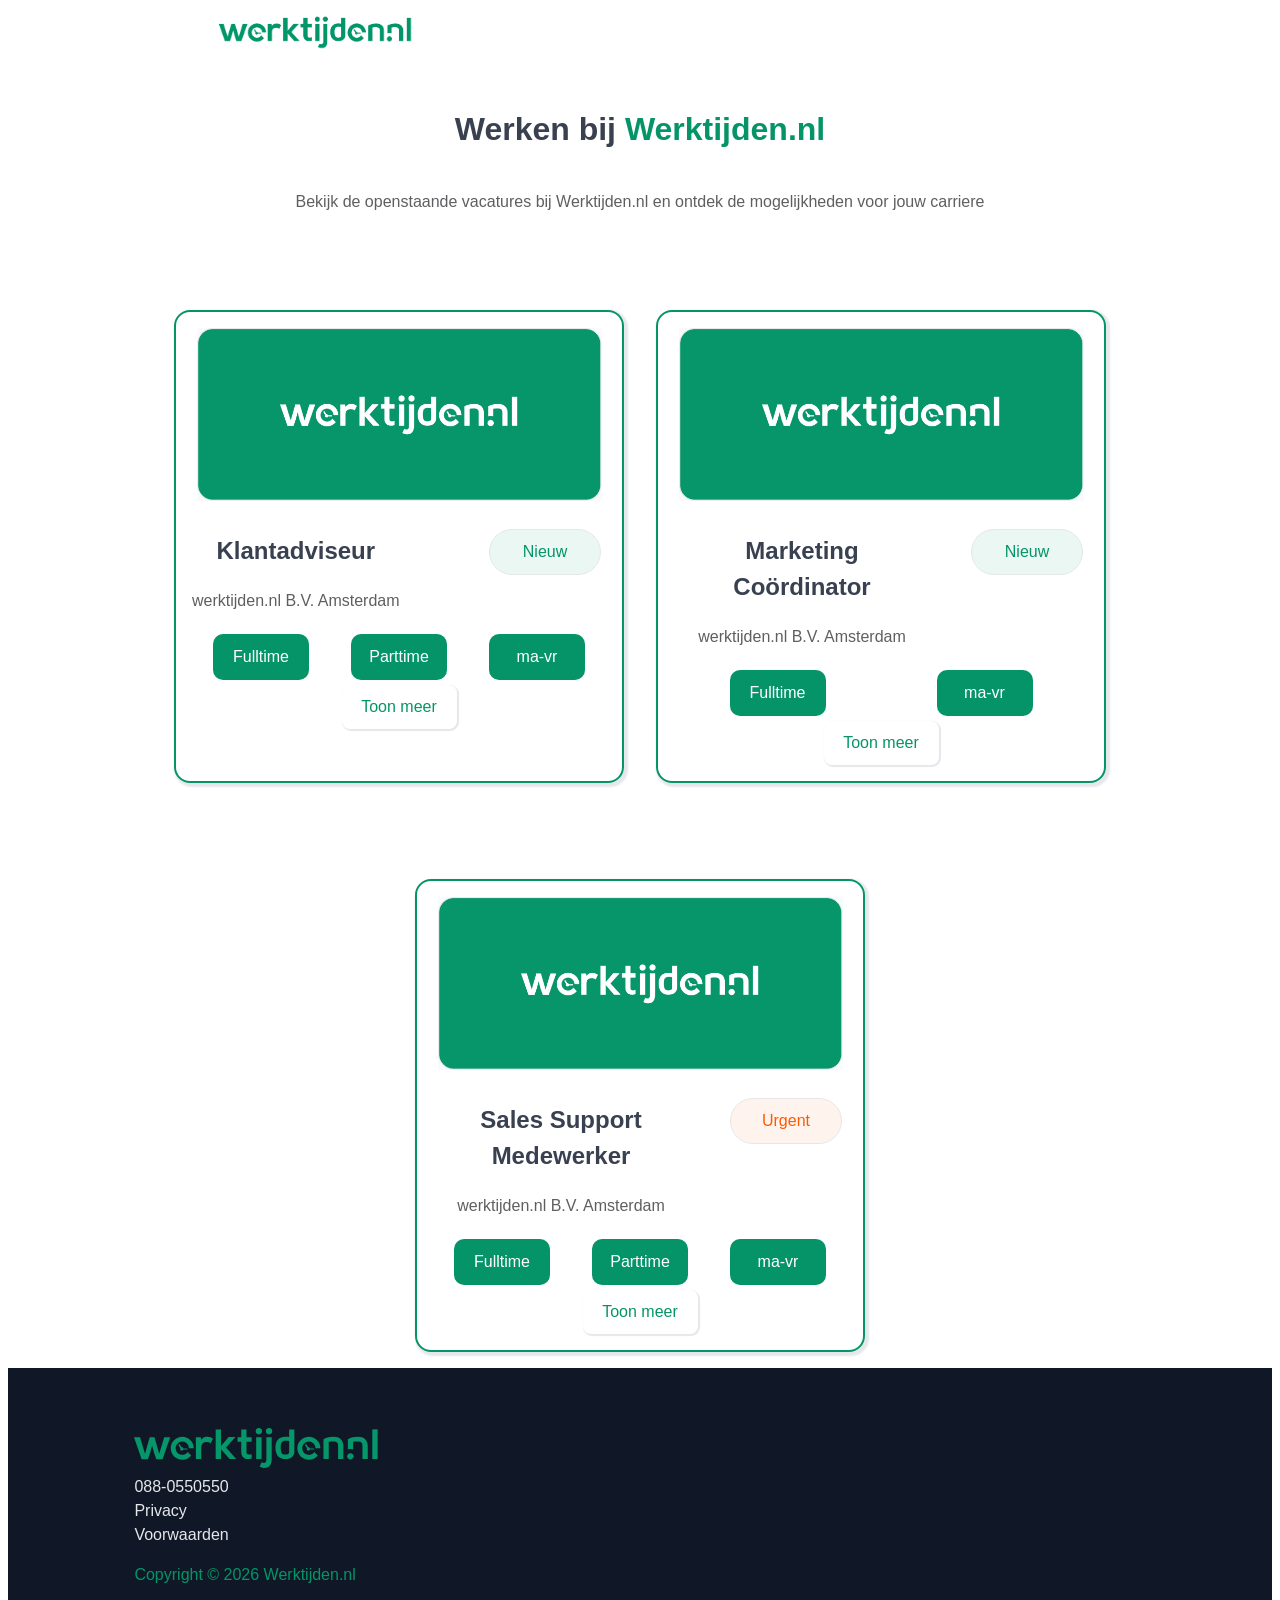
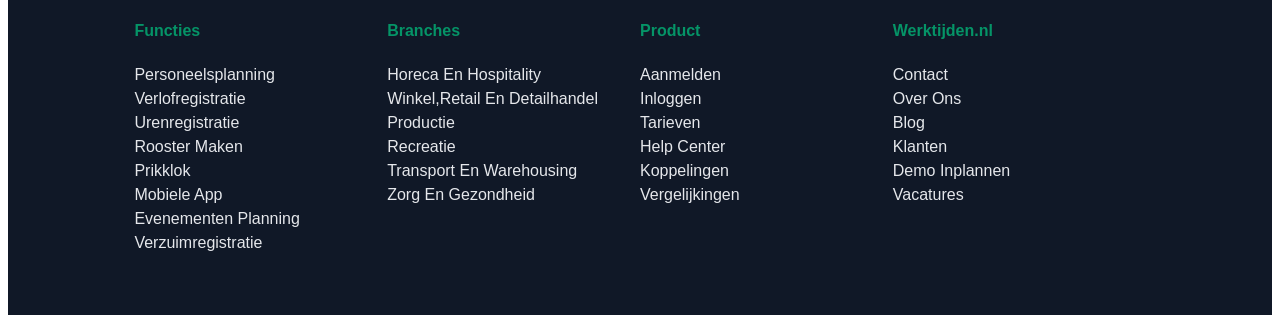
<file: index.html>
<!DOCTYPE html>
<html lang="en">
<head>
    <meta charset="UTF-8">
    <meta name="viewport" content="width=device-width, initial-scale=1.0">
    <title>Vacature</title>
    <link rel="stylesheet" href="styleguide-werktijden.css">
    <link rel="stylesheet" href="werktijden.css">
    <script src="main.js" defer></script>
</head>
<body>
    <header class="header-page">
        <img src="img/Scherm­afbeelding 2026-01-19 om 09.24.06.png" width="200px" alt="logo">

    </header>
    <div class="header-vacture-page">
        <h1>Werken bij
            <span class="werktijden-green">Werktijden.nl</span>
        </h1>
        
    </div>
     <p class="p-text">
        Bekijk de openstaande vacatures bij Werktijden.nl en ontdek de mogelijkheden voor jouw carriere
    </p>

    <!-- card Klantadviseur -->
     <section class="card-container">
        <article class="card-jobs">
            <img class="img-logo" src="img/Scherm­afbeelding 2026-01-10 om 09.10.29.png" alt="logo">
            <section class="job-info">
                <div class="job-title">
                    <h2>Klantadviseur</h2>
                    <p>werktijden.nl B.V. Amsterdam</p>
                </div>
                <p class="border-new">
                    <span class="title-new">Nieuw</span>
                </p>
            </section>

            <ul class="employment-primary-info">
                <li>
                    <span class="primary-info">Fulltime</span>
                    <span class="primary-info">Parttime</span>
                    <span class="primary-info">ma-vr</span>
                </li>
            </ul>

            <details>
                <summary class="click-for-more"></summary>

                <p class="info-vacancy">Ben jij op zoek naar een functie waarin jouw communicatieve vaardigheden echt tot zijn recht komen? Heb je ervaring in klantcontact binnen een B2B-omgeving of ben je bereid om jezelf snel in deze rol te ontwikkelen? Dan is de rol van Junior Klantadviseur bij Werktijden.nl precies wat je zoekt.</p>
                
                <ul class="employment-secondary-info">
                    <li>
                        <span class="secondary-info">€2.500 - €4000 per maand</span>
                        <span class="secondary-info"> 32-40 uur</span>
                    </li>
                </ul>

                <a class="view-vacancy" href="detail-pagina.html">Vacature bekijken</a> 
            </details>
        
        </article>

        <!-- card Marketing Coördinator -->

        <article class="card-jobs">
            <img class="img-logo" src="img/Scherm­afbeelding 2026-01-10 om 09.10.29.png" alt="logo">
            <section class="job-info">
                <div class="job-title">
                    <h2>Marketing Coördinator</h2>
                    <p>werktijden.nl B.V. Amsterdam</p>
                </div>
                <p class="border-new">
                    <span class="title-new">Nieuw</span>
                </p>
            </section>

            <ul class="employment-primary-info">
                <li>
                    <span class="primary-info">Fulltime</span>
                    <span class="primary-info">ma-vr</span>
                </li>
            </ul>

            <details>
                <summary class="click-for-more"></summary>

                <p class="info-vacancy">Heb jij een passie voor marketing en wil je graag in een bruisende omgeving aan de slag? We zoeken een enthousiaste, creatieve en gedreven Junior Marketing Coördinator die klaar is om samen met ons team het verschil te maken. Als je net je diploma hebt behaald of al wat ervaring hebt opgedaan in een marketingfunctie, maar vooral veel wil leren en doorgroeien, dan ben jij misschien wel de perfecte match.</p>
                
                <ul class="employment-secondary-info">
                    <li>
                        <span class="secondary-info">€2.500 - €4000 per maand</span>
                        <span class="secondary-info">40 uur</span>
                    </li>
                </ul>

                <a class="view-vacancy" href="#">Vacature bekijken</a> 
            </details>
            
        </article>

    <!-- card Sales Support Medewerker -->

        <article class="card-jobs">
            <img class="img-logo" src="img/Scherm­afbeelding 2026-01-10 om 09.10.29.png" alt="logo">
            <section class="job-info">
                <div class="job-title">
                    <h2>Sales Support Medewerker</h2>
                    <p>werktijden.nl B.V. Amsterdam</p>
                </div>
                <p class="border-urgent">
                    <span class="title-urgent">Urgent</span>
                </p>
            </section>

            <ul class="employment-primary-info">
                <li>
                    <span class="primary-info">Fulltime</span>
                    <span class="primary-info">Parttime</span>
                    <span class="primary-info">ma-vr</span>
                </li>
            </ul>

            <details>
                <summary class="click-for-more"></summary>

                <p class="info-vacancy">Ben jij communicatief sterk? En heb je al ervaring in een soortgelijke functie of een functie waarin business-to-business klantcontact een belangrijke rol speelde? Lees dan snel verder!</p>
                
                <ul class="employment-secondary-info">
                    <li>
                        <span class="secondary-info">€2.500 - €4000 per maand</span>
                        <span class="secondary-info"> 32-40 uur</span>
                    </li>
                </ul>

                <a class="view-vacancy" href="#">Vacature bekijken</a> 
            </details>
            
        </article>

     </section>

     <!-- footer -->

    <footer>
   <h2 class="visually-hidden">footer links</h2>

      <svg
        width="244"
        height="40"
        viewBox="0 0 244 40"
        fill="none"
        xmlns="http://www.w3.org/2000/svg"
      >
        <path
          d="M238.285 31.1113H243.626V1.39648H238.285V31.1113Z"
          fill="#059669"
        />
        <path
          d="M231.155 11.1435C229.422 9.54071 227.022 8.74023 223.949 8.74023C220.443 8.74023 217.074 9.546 213.84 11.1542V21.5021C214.635 21.2208 215.498 21.0623 216.41 21.0623C217.389 21.0623 218.308 21.2409 219.144 21.5569V13.8045C220.579 13.546 221.944 13.4167 223.238 13.4167C224.385 13.4167 225.326 13.5247 226.058 13.74C226.794 13.9554 227.32 14.2787 227.646 14.7096C227.966 15.1406 228.182 15.5535 228.29 15.9495C228.397 16.3439 228.45 16.8365 228.45 17.4255V31.1116H233.752V17.8778C233.752 14.9891 232.887 12.7443 231.155 11.1435Z"
          fill="#059669"
        />
        <path
          d="M20.4535 9.28711L25.2247 25.6756L30.2156 9.28711H36.18L28.5815 31.1991H22.309L20.0557 24.7479L18.1123 17.459L16.1686 24.7479L13.9164 31.1991H7.64222L0 9.28711H6.00864L10.9995 25.6756L15.7265 9.28711H20.4535Z"
          fill="#059669"
        />
        <path
          d="M66.8583 9.3336L67.2564 11.8509C68.9361 9.15775 71.1875 8.75977 73.397 8.75977C75.6503 8.75977 77.814 9.64314 79.0075 10.8355L76.5784 15.5184C75.4725 14.5903 74.4564 14.1052 72.6909 14.1052C69.8632 14.1052 67.2564 15.6066 67.2564 19.6259V31.1128H61.8672V9.3336H66.8583Z"
          fill="#059669"
        />
        <path
          d="M122.182 9.24596V31.1132H127.572V9.24596H122.182ZM128.058 3.19326C128.058 7.39067 121.695 7.39067 121.695 3.19326C121.695 -1.00192 128.058 -1.00192 128.058 3.19326Z"
          fill="#059669"
        />
        <path
          d="M131.897 3.14772C131.897 7.34578 138.259 7.34578 138.259 3.14772C138.259 -1.04924 131.897 -1.04924 131.897 3.14772ZM137.728 9.24449V31.1203C137.728 36.5105 135.386 40 130.483 40C128.892 40 127.214 39.5597 125.668 38.5424L127.612 34.3447C128.54 34.7887 129.424 35.0073 130.217 34.965C131.985 34.877 132.383 33.5071 132.383 31.1203V9.24449H137.728Z"
          fill="#059669"
        />
        <path
          d="M189.457 31.1116V11.1542C192.691 9.546 196.06 8.74023 199.565 8.74023C202.639 8.74023 205.038 9.54071 206.771 11.1435C208.504 12.7443 209.37 14.9891 209.37 17.8778V31.1116H204.067V17.4255C204.067 16.8365 204.014 16.3439 203.907 15.9495C203.799 15.5535 203.583 15.1406 203.261 14.7096C202.937 14.2787 202.411 13.9554 201.673 13.74C200.943 13.5247 200.002 13.4167 198.854 13.4167C197.561 13.4167 196.196 13.546 194.759 13.8045V31.1116H189.457Z"
          fill="#059669"
        />
        <path
          d="M81.6719 31.1112H87.0611V21.2672L95.5871 31.1112H102.08V30.7139L91.964 19.5888L101.07 9.43033V9.12243H94.6191L87.0611 18.0879V1.39648H81.6719V31.1112Z"
          fill="#059669"
        />
        <path
          d="M155.137 24.2594C155.137 25.825 153.814 26.6077 151.173 26.6077C149.51 26.6077 148.346 26.0388 147.68 24.9007C147.011 23.7606 146.678 21.9104 146.678 19.3462C146.678 16.8973 147.106 15.1862 147.958 14.2097C148.81 13.235 150.053 12.7472 151.685 12.7472C152.962 12.7611 154.115 12.8818 155.137 13.109V24.2594ZM155.137 9.00059C153.884 8.77405 152.679 8.658 151.515 8.658C148.262 8.658 145.771 9.60118 144.037 11.4856C142.304 13.3693 141.438 16.0825 141.438 19.6241C141.438 21.5732 141.685 23.2905 142.183 24.7757C142.682 26.2621 143.286 27.3887 143.994 28.1598C144.704 28.9268 145.542 29.552 146.499 30.0356C147.456 30.52 148.294 30.8176 149.013 30.9298C149.728 31.0449 150.447 31.1012 151.173 31.1012C154.285 31.1012 156.596 30.3818 158.109 28.9357C159.619 27.4939 160.377 25.7717 160.377 23.767V1.39648H155.137V9.00059Z"
          fill="#059669"
        />
        <path
          d="M107.25 9.13909H103.586V13.6342H107.25V23.9002C107.25 26.1445 107.868 27.9058 109.104 29.1849C110.339 30.4617 112.037 31.1011 114.196 31.1011C114.224 31.1011 114.259 31.1011 114.303 31.1011C115.509 31.1011 116.625 30.8892 117.646 30.4617V26.1368C116.923 26.4495 116.091 26.6057 115.154 26.6057C114.161 26.6057 113.468 26.4423 113.077 26.1166C112.687 25.7892 112.49 25.1572 112.49 24.2196V13.6342H117.646V9.13909H112.49V1.39648H107.25V9.13909Z"
          fill="#059669"
        />
        <path
          d="M219.59 28.3261C219.59 32.523 213.227 32.523 213.227 28.3261C213.227 24.1309 219.59 24.1309 219.59 28.3261Z"
          fill="#059669"
        />
        <path
          d="M179.595 20.4691H175.986C175.762 19.8236 175.152 19.3619 174.43 19.3619C174.375 19.3619 174.321 19.3654 174.267 19.3698L172.605 16.6256C172.381 16.2601 171.907 16.142 171.541 16.3644C171.175 16.5853 171.058 17.0618 171.281 17.4273L172.977 20.233C172.852 20.4636 172.781 20.7288 172.781 21.0091C172.781 21.9198 173.522 22.6571 174.43 22.6571C175.122 22.6571 175.715 22.23 175.958 21.6244H179.595C179.913 21.6244 180.172 21.3654 180.172 21.046C180.172 20.7269 179.913 20.4691 179.595 20.4691Z"
          fill="#059669"
        />
        <path
          d="M186.412 20.2467C186.412 20.2311 186.415 20.2157 186.415 20.2015C186.415 13.8435 181.243 8.67188 174.883 8.67188C168.527 8.67188 163.355 13.8435 163.355 20.2015C163.355 26.5572 168.527 31.7287 174.883 31.7287C178.518 31.7287 181.755 30.0381 183.871 27.4043L180.347 23.88C179.161 25.6338 177.154 26.7901 174.883 26.7901C171.252 26.7901 168.296 23.8327 168.296 20.2015C168.296 16.5679 171.252 13.612 174.883 13.612C178.518 13.612 181.473 16.5679 181.473 20.2015C181.473 20.2157 181.471 20.2311 181.471 20.2467H186.412Z"
          fill="#059669"
        />
        <path
          d="M52.9987 20.4688H49.389C49.1647 19.8232 48.555 19.3617 47.8348 19.3617C47.7787 19.3617 47.7243 19.3645 47.671 19.3697L46.008 16.6257C45.787 16.2599 45.3108 16.1422 44.943 16.3642C44.5776 16.5854 44.4612 17.0616 44.6822 17.427L46.381 20.2321C46.2578 20.4633 46.1867 20.7288 46.1867 21.0093C46.1867 21.9198 46.925 22.657 47.8348 22.657C48.5259 22.657 49.119 22.2297 49.3627 21.6244H52.9987C53.3184 21.6244 53.5753 21.3656 53.5753 21.046C53.5753 20.7269 53.3184 20.4688 52.9987 20.4688Z"
          fill="#059669"
        />
        <path
          d="M59.8143 20.2446C59.8143 20.229 59.8181 20.2136 59.8181 20.1991C59.8181 13.8411 54.6461 8.66992 48.288 8.66992C41.9298 8.66992 36.7578 13.8411 36.7578 20.1991C36.7578 26.5551 41.9298 31.7268 48.288 31.7268C51.9189 31.7268 55.1606 30.0362 57.2757 27.4024L53.75 23.8781C52.566 25.6314 50.5593 26.7882 48.288 26.7882C44.6546 26.7882 41.6986 23.8308 41.6986 20.1991C41.6986 16.5656 44.6546 13.6098 48.288 13.6098C51.9189 13.6098 54.876 16.5656 54.876 20.1991C54.876 20.2136 54.8746 20.229 54.8746 20.2446H59.8143Z"
          fill="#059669"
        />
      </svg>

      <nav>
        <ul>
          <li><a href="tel:088-0550550">088-0550550</a></li>
          <li><a href="#todo">Privacy</a></li>
          <li><a href="#todo">Voorwaarden</a></li>
        </ul>
      </nav>
      <p>Copyright © 2026 Werktijden.nl</p>

      <nav>
        <section class="footer-col">
          <h3>Functies</h3>
          <ul>
            <li><a href="#todo">Personeelsplanning</a></li>
            <li><a href="#todo">Verlofregistratie</a></li>
            <li><a href="#todo">Urenregistratie</a></li>
            <li><a href="#todo">Rooster maken</a></li>
            <li><a href="#todo">Prikklok</a></li>
            <li><a href="#todo">Mobiele app</a></li>
            <li><a href="#todo">Evenementen planning</a></li>
            <li><a href="#todo">Verzuimregistratie</a></li>
          </ul>
        </section>

        <section class="footer-col">
          <h3>Branches</h3>
          <ul>
            <li><a href="#todo">Horeca en hospitality</a></li>
            <li><a href="#todo">Winkel,retail en detailhandel</a></li>
            <li><a href="#todo">Productie</a></li>
            <li><a href="#todo">Recreatie</a></li>
            <li><a href="#todo">Transport en warehousing</a></li>
            <li><a href="#todo">Zorg en gezondheid</a></li>
          </ul>
        </section>

        <section class="footer-col">
          <h3>Product</h3>
          <ul>
            <li><a href="#todo">Aanmelden</a></li>
            <li><a href="#todo">Inloggen</a></li>
            <li><a href="#todo">Tarieven</a></li>
            <li><a href="#todo">Help center</a></li>
            <li><a href="#todo">Koppelingen</a></li>
            <li><a href="#todo">Vergelijkingen</a></li>
          </ul>
        </section>

        <section class="footer-col">
          <h3>Werktijden.nl</h3>
          <ul>
            <li><a href="#todo">Contact</a></li>
            <li><a href="#todo">Over ons</a></li>
            <li><a href="#todo">Blog</a></li>
            <li><a href="#todo">Klanten</a></li>
            <li><a href="#todo">Demo inplannen</a></li>
            <li><a href="#todo">Vacatures</a></li>
          </ul>
        </section>
      </nav>

    </footer>
 
</body>
</html>
</file>
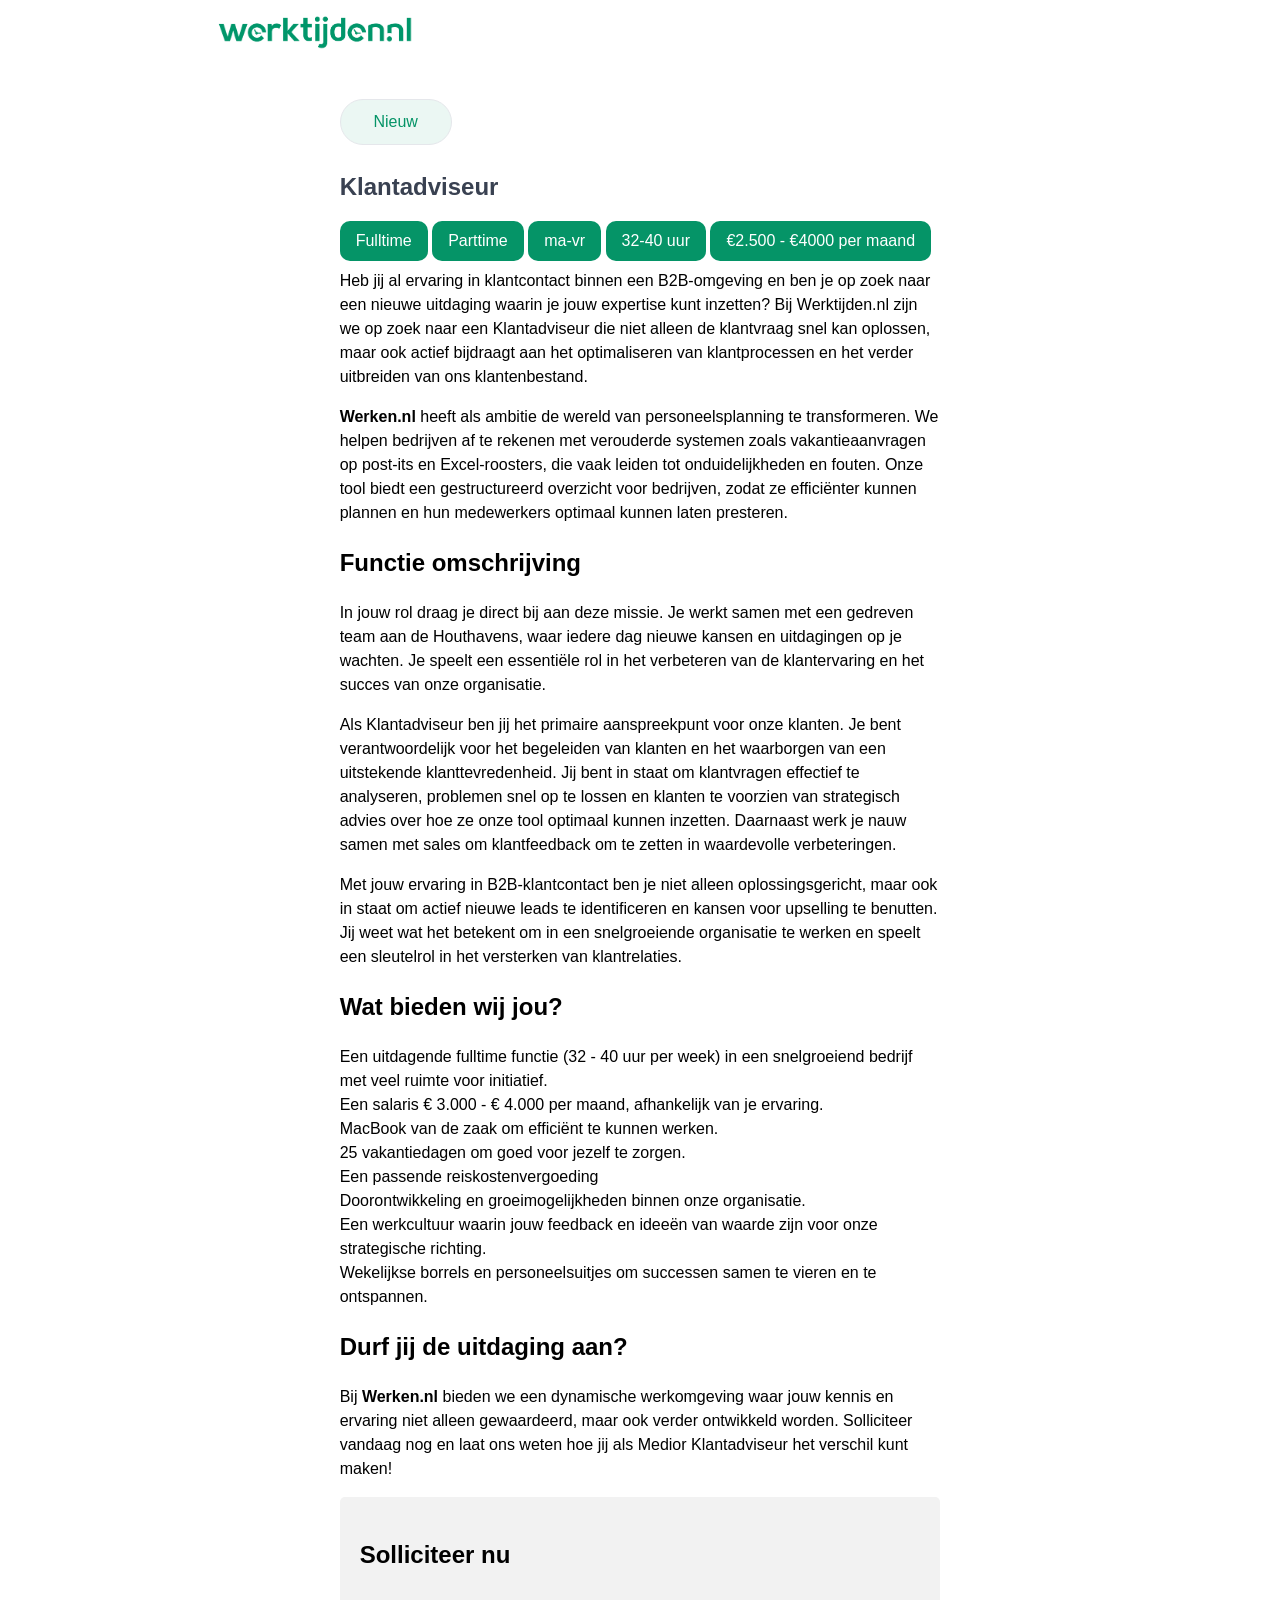
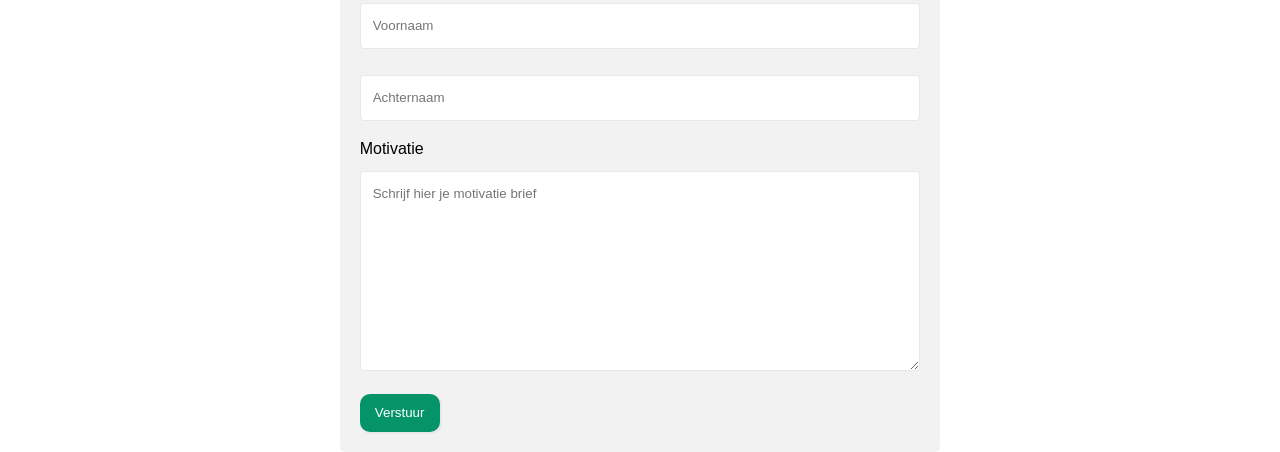
<file: detail-pagina.html>
<!DOCTYPE html>
<html lang="en">
<head>
    <meta charset="UTF-8">
    <meta name="viewport" content="width=device-width, initial-scale=1.0">
    <title>Klantadviseur</title>
    <link rel="stylesheet" href="styleguide-werktijden.css">
    <link rel="stylesheet" href="werktijden.css">
    <script src="main.js" defer></script>
</head>

<body>
    <header class="header-page">
        <img src="img/Scherm­afbeelding 2026-01-19 om 09.24.06.png" width="200px" alt="logo">
    </header>

    <section class="card-body">
        <section class="section-info-klantadviseur">
            <p class="border-new">
                <span class="title-new">Nieuw</span>
            </p>
            <h1 class="text-heading">Klantadviseur</h1>
            <div class="function-proper">
                <ul>
                    <li>
                        <span class="function-proper-info">Fulltime</span>
                        <span class="function-proper-info">Parttime</span>
                        <span class="function-proper-info">ma-vr</span>
                        <span class="function-proper-info"> 32-40 uur</span>
                        <span class="function-proper-info">€2.500 - €4000 per maand</span>
                    </li>
                </ul>
            </div>
            <p>Heb jij al ervaring in klantcontact binnen een B2B-omgeving en ben je op zoek naar een nieuwe uitdaging waarin je jouw expertise kunt inzetten? Bij Werktijden.nl zijn we op zoek naar een Klantadviseur die niet alleen de klantvraag snel kan oplossen, maar ook actief bijdraagt aan het optimaliseren van klantprocessen en het verder uitbreiden van ons klantenbestand.</p>

            <article>
                <strong>Werken.nl</strong>
                heeft als ambitie de wereld van personeelsplanning te transformeren. We helpen bedrijven af te rekenen met verouderde systemen zoals vakantieaanvragen op post-its en Excel-roosters, die vaak leiden tot onduidelijkheden en fouten. Onze tool biedt een gestructureerd overzicht voor bedrijven, zodat ze efficiënter kunnen plannen en hun medewerkers optimaal kunnen laten presteren.
                </p>
            </article>
        </section>
        
        <section class="info-function">
            <h2><strong>Functie omschrijving</strong></h2>

            <p>In jouw rol draag je direct bij aan deze missie. Je werkt samen met een gedreven team aan de Houthavens, waar iedere dag nieuwe kansen en uitdagingen op je wachten. Je speelt een essentiële rol in het verbeteren van de klantervaring en het succes van onze organisatie.</p>
            <p>Als Klantadviseur ben jij het primaire aanspreekpunt voor onze klanten. Je bent verantwoordelijk voor het begeleiden van klanten en het waarborgen van een uitstekende klanttevredenheid. Jij bent in staat om klantvragen effectief te analyseren, problemen snel op te lossen en klanten te voorzien van strategisch advies over hoe ze onze tool optimaal kunnen inzetten. Daarnaast werk je nauw samen met sales om klantfeedback om te zetten in waardevolle verbeteringen.</p>
            <p>Met jouw ervaring in B2B-klantcontact ben je niet alleen oplossingsgericht, maar ook in staat om actief nieuwe leads te identificeren en kansen voor upselling te benutten. Jij weet wat het betekent om in een snelgroeiende organisatie te werken en speelt een sleutelrol in het versterken van klantrelaties.</p>

        </section>
        <section>
            <h2><strong>Wat bieden wij jou?</strong></h2>
            <ul>
                <li :marker>Een uitdagende fulltime functie (32 - 40 uur per week) in een snelgroeiend bedrijf met veel ruimte voor initiatief.</li>
                <li :marker>Een salaris € 3.000 - € 4.000 per maand, afhankelijk van je ervaring.</li>
                <li :marker>MacBook van de zaak om efficiënt te kunnen werken.</li>
                <li :marker>25 vakantiedagen om goed voor jezelf te zorgen.</li>
                <li :marker>Een passende reiskostenvergoeding</li>
                <li :marker>Doorontwikkeling en groeimogelijkheden binnen onze organisatie.</li>
                <li :marker>Een werkcultuur waarin jouw feedback en ideeën van waarde zijn voor onze strategische richting.</li>
                <li :marker>Wekelijkse borrels en personeelsuitjes om successen samen te vieren en te ontspannen.</li>
            </ul>

            <h2><strong>Durf jij de uitdaging aan?</strong></h2>
            <p style="font-size: 16px; color: #000000;">
                Bij
            <strong>Werken.nl</strong>
            bieden we een dynamische werkomgeving waar jouw kennis en ervaring niet alleen gewaardeerd, maar ook verder ontwikkeld worden. Solliciteer vandaag nog en laat ons weten hoe jij als Medior Klantadviseur het verschil kunt maken!
            </p>

        </section>
  
        <!-- formulier -->
        <article class="container-apply">
            <h2>Solliciteer nu</h2>
            <form action="action-apply">

                <label for="fname"></label>
                <input type="text" id="fname" name="Voornaam" placeholder="Voornaam">
                
                <label for="lname"></label>
                <input type="text" id="lname" name="Achternaam" placeholder="Achternaam">

                <label for="Motivation letter">Motivatie</label>
                <textarea id="motivation-letter" name="motivation-letter" placeholder="Schrijf hier je motivatie brief" style="height:200px"></textarea>

                <input type="submit" value="Verstuur">
            </form>
        </article>

        <article class="apply-succes">
            <h2>Bedankt voor het aanmelden voor de functie Klantadviseur</h2>
            <p>We hebben je sollicitatie ontvangen en verwerken deze zo snel mogelijk. Bedankt voor je interesse.</p>
        </article>
    </section>
    <script src="main.js" defer></script>
</body>
</html>
</file>
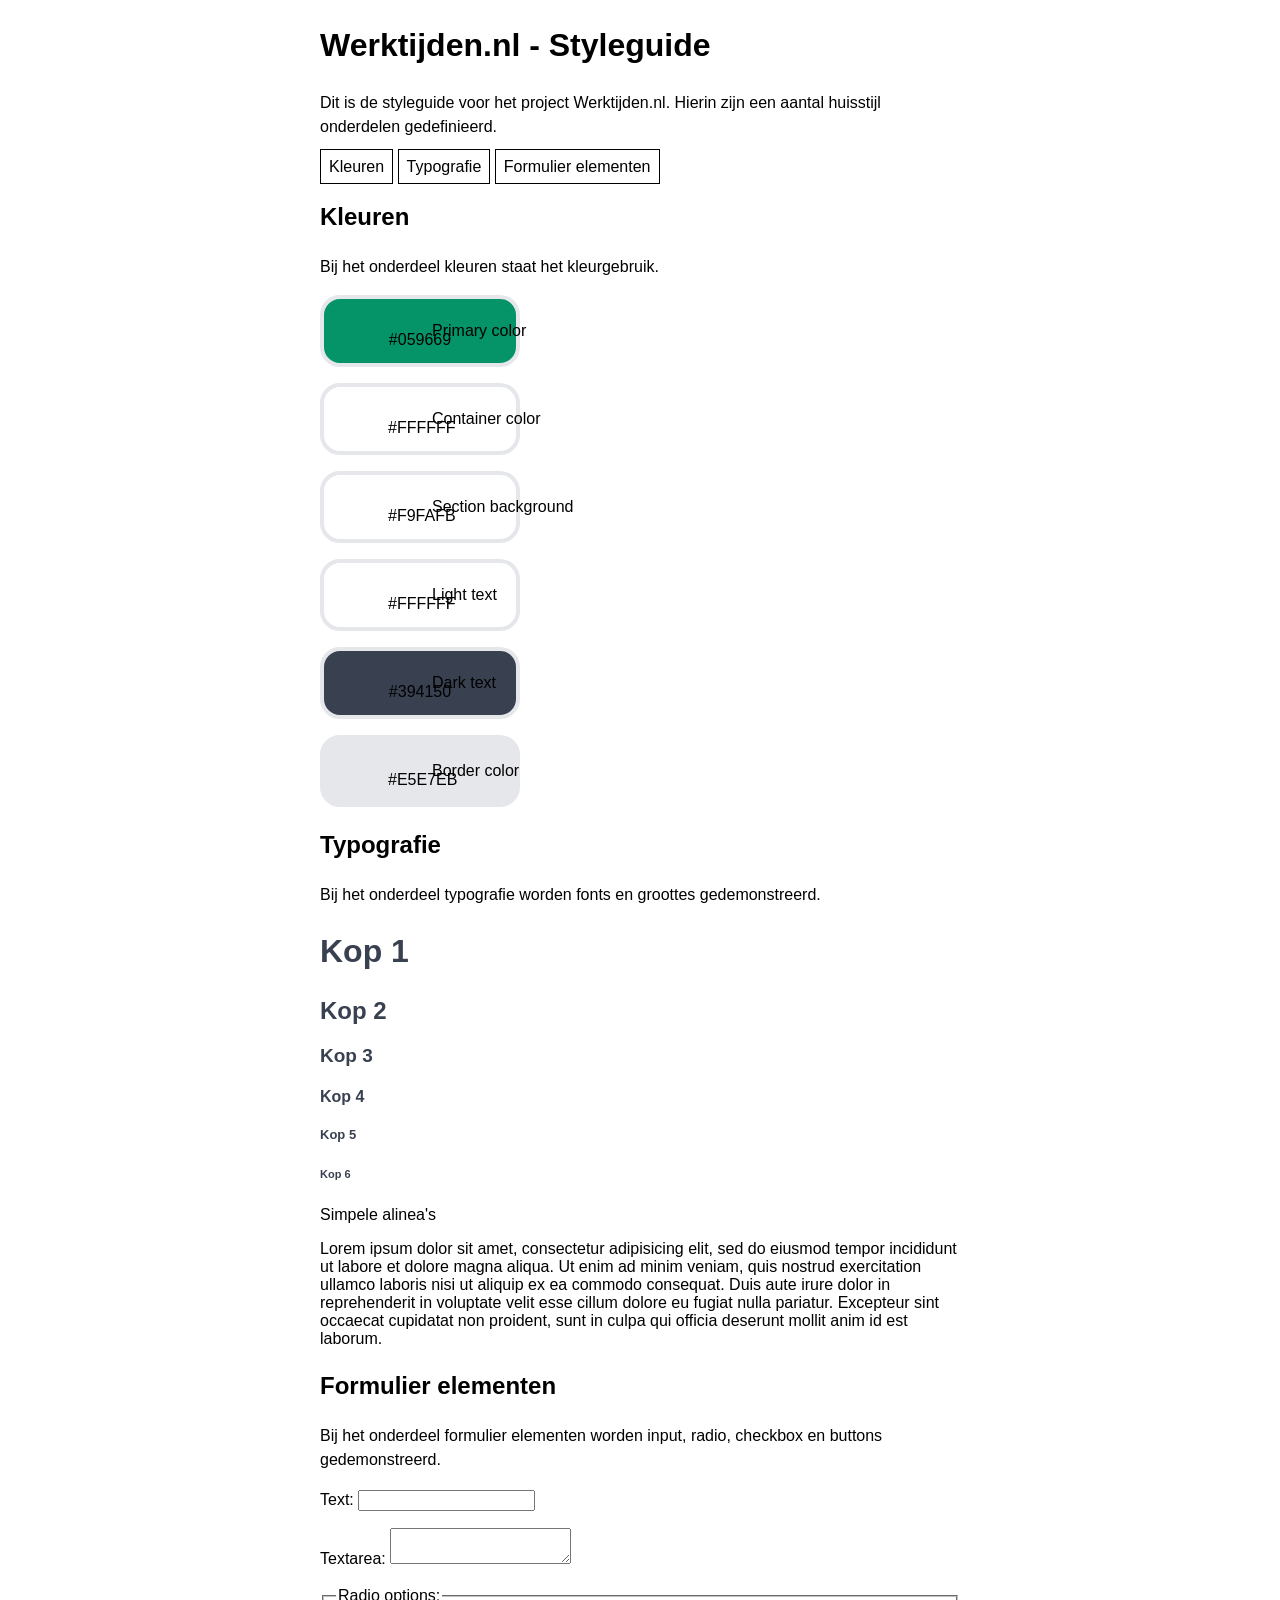
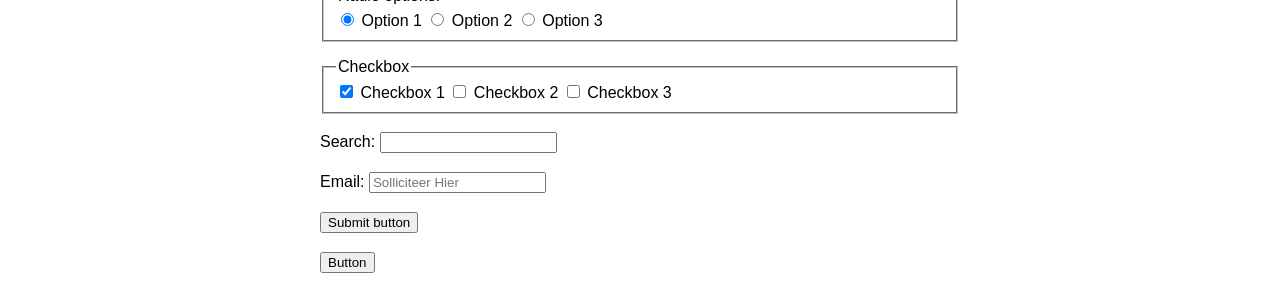
<file: styleguide.html>
<!DOCTYPE html>
<html lang="nl">
  <head>
    <meta charset="UTF-8">
    <meta name="viewport" content="width=device-width, initial-scale=1.0">
    <title>Werktijden.nl</title>
    <link rel="stylesheet" href="index.css">
    <link rel="stylesheet" href="styleguide-werktijden.css">
  </head>

    <body>

      <header>
        <h1>Werktijden.nl - Styleguide</h1>
        <p>Dit is de styleguide voor het project Werktijden.nl. Hierin zijn een aantal huisstijl onderdelen gedefinieerd.</p>
      </header>

      <nav>
        <a href="#kleur">Kleuren</a>
        <a href="#typografie">Typografie</a>
        <a href="#formulieren">Formulier elementen</a>
        <!-- En eventueel meer categorieën en componenten -->
      </nav>


      <section id="kleur">

        <h2>Kleuren</h2>
        <p>Bij het onderdeel kleuren staat het kleurgebruik.</p>

        <figure>
          <code class="primary-color">#059669</code>
          <figcaption>Primary color</figcaption>
        </figure>

        <figure>
          <code class="container-color">#FFFFFF</code>
          <figcaption>Container color</figcaption>
        </figure>

        <figure>
          <code class="section-background">#F9FAFB</code>
          <figcaption>Section background</figcaption>
        </figure>
      </section>

      <section>
        <figure>
          <code class="light-text">#FFFFFF</code>
          <figcaption>Light text</figcaption>
        </figure>

        <figure>
          <code class="dark-text">#394150</code>
          <figcaption>Dark text</figcaption>
        </figure>

        <figure>
          <code class="border-color">#E5E7EB</code>
          <figcaption>Border color</figcaption>
        </figure>
      </section>


      <section id="typografie">

        <h2>Typografie</h2>
        <p>Bij het onderdeel typografie worden fonts en groottes gedemonstreerd.</p>

        <h1 class="heading-1">Kop 1</h1>
        <h2 class="heading-2">Kop 2</h2>
        <h3 class="heading-3">Kop 3</h3>
        <h4 class="heading-4">Kop 4</h4>
        <h5 class="heading-5">Kop 5</h5>
        <h6 class="heading-6">Kop 6</h6>

        <p class="title-simple-paragraph">Simpele alinea's</p>
        <p class="simple-paragraph">Lorem ipsum dolor sit amet, consectetur adipisicing elit, sed do eiusmod
        tempor incididunt ut labore et dolore magna aliqua. Ut enim ad minim veniam,
        quis nostrud exercitation ullamco laboris nisi ut aliquip ex ea commodo
        consequat. Duis aute irure dolor in reprehenderit in voluptate velit esse
        cillum dolore eu fugiat nulla pariatur. Excepteur sint occaecat cupidatat non
        proident, sunt in culpa qui officia deserunt mollit anim id est laborum.</p>

      </section>


      <section id="formulieren">

        <h2>Formulier elementen</h2>
        <p>Bij het onderdeel formulier elementen worden input, radio, checkbox en buttons gedemonstreerd.</p>

        <form class="forms">

          <p>
            <label class="lable-1">
              Text: 
              <input type="text" class="inputs">
            </label>
          </p>

          <p>
            <label class="lable-2">
              Textarea: 
              <textarea class="lable-text-area"></textarea>
            </label>
          </p>

          <fieldset>
            <legend class="field-set">Radio options:</legend>

            <label class="option-1">
              <input type="radio" name="radio-options" value="option 1" checked class="">
              Option 1
            </label>

            <label class="option-2">
              <input type="radio" name="radio-options" value="option 2" class="">
              Option 2
            </label>

            <label class="option-3">
              <input type="radio" name="radio-options" value="option 3" class="">
              Option 3
            </label>
          </fieldset>
          
          <fieldset>
            <legend class="check-box">Checkbox</legend>

            <label class="checkbox-1">
              <input type="checkbox" name="checkbox-1" checked class="">
              Checkbox 1
            </label>

            <label class="checkbox-2">
              <input type="checkbox" name="checkbox-2" class="">
              Checkbox 2
            </label>

            <label class="checkbox-3">
              <input type="checkbox" name="chekcbox-3" class="">
              Checkbox 3
            </label>
          </fieldset>

          <p>
            <label class="lable-search">
              Search: 
              <input type="search" class="lable-search-input">
            </label>
          </p>
          
          <p>
            <label class="lable-email">
              Email: 
              <input type="email" class="lable-email-input" placeholder="Solliciteer Hier"> 
            </label>
          </p>

          <p>
            <input type="submit" value="Submit button" class="input-submit">
          </p>

          <p>
            <button type="button" class="classic-btn">Button</button>
          </p>
        </form>
      
      </section>


      <!-- En eventueel meer categorieën en componenten -->

    </body>
</html>
</file>
<file: styleguide-werktijden.css>
*{
  font-family: inter, sans-serif;
  box-sizing: border-box;
}

h1,
h2,
h3,
h4,
h5,
h6 {
  font-family: Arial, Helvetica, sans-serif;
}

:root{
  /* Variablen kleuren  */
  --primary-color: hsl(161, 94%, 30%);
  --primary-background-color: hsl(0, 0%, 100%);
  --secondary-background-color: hsl(210, 20%, 98%);

  /* Variablen kleuren  (tekst + border) */
  --light-text:hsl(0, 0%, 100%);
  --dark-text: hsl(219, 17%, 27%);
  --border-color: hsl(220, 13%, 91%);

  /* Variabelen Typografie */
  --font-size-h1: 1.5rem;
  --font-size-h2: 1rem;
  --font-size-h3: 1.25rem;

  --font-size-p-s: 0.875rem;
  --font-size-p-m: 1rem;
  --font-size-p-l: 1.125rem;
  --font-size-p-xl: 1.25rem;

  --font-weight-light: 400;
  --font-weight-normal: 500;
  --font-weight-semibold: 600;
  --font-weight-bold: 900;
}

@layer styleguide {

    /* Kleuren */
    .primary-color{
      background-color: var(--primary-color);
    }

    .container-color{
      background-color: var(--container-color);
    }

    .section-background{
      background-color: var(--section-background);
    }

    .light-text{
      background-color: var(--light-text);
    }

    .dark-text{
      background-color: var(--dark-text);
    }

    .border-color{
      background-color: var(--border-color);
    }

    /* Typografie */
    .heading-1 {
        font-size: 32px;
        font-family: Arial, Helvetica, sans-serif;
        color: var(--dark-text);
    }

    .heading-2 {
        font-size: 24px;
        font-family: Arial, Helvetica, sans-serif;
        color: var(--dark-text);
    }

    .heading-3 {
        font-size: 19px;
        font-family: Arial, Helvetica, sans-serif;
        color: var(--dark-text);
    }

    .heading-4 {
        font-size: 16px;
        font-family: Arial, Helvetica, sans-serif;
        color: var(--dark-text);
    }

    .heading-5 {
        font-size: 13px;
        font-family: Arial, Helvetica, sans-serif;
        color: var(--dark-text);
    }

    .heading-6 {
        font-size: 11px;
        font-family: Arial, Helvetica, sans-serif;
        color: var(--dark-text);
    }
}
</file>
<file: werktijden.css>
/* Mobile min-width: 390 px */
/* tablet min-width: 768px */
/* laptop min-width: 1024 */

*{
    box-sizing: border-box;
    border: 0 solid var(--border-color);
    line-height: 1.5;
    font-family: inter, Helvetica, sans-serif;
}
html {
    interpolate-size: allow-keywords;
}
.header-page{
    padding-left: 11em;
    position: sticky;
    top: 0;
    background-color: #ffff;
    width: 100%;

    /* mobile */
    @media (min-width: 390px) {
        padding-left: 0;
    }
    /* tablet */
    @media (min-width: 750px){
        padding-left: 0;
    }
    /* laptop */
    @media (min-width: 1024px ){
        padding-left: 13em;
    }
}
.header-vacture-page{
    display: flex;
    justify-content: center;
    margin-top: 20px;
}
.p-text{
    display: flex;
    justify-content: center;
    color: #5f5f62
}
.werktijden-green{
    color: var(--primary-color);
}
h1{
    color: var(--dark-text);
}
.card-container{
    display: flex;
    justify-content: center;
    flex-wrap: wrap;
    margin-top: 5px;

    @media (max-width: 480px){
        .card-jobs {
            width: 90%;
            max-width: 320px;
            margin: auto;
            margin-bottom: 20px;
        }
        .img-logo{
            width: 90%;
            max-width: 420px;
            margin: auto;
        }
    }
}
.img-logo{
    width:405px;
}

.card-jobs{
    width: 450px;
    border: 2px solid var(--primary-color);
    border-radius: 1em;
    box-shadow: 2px 2px 2px 2px var(--border-color);
    margin: 1em;
    padding: 1em;
    text-align: center;
    margin-top: 5em;
}
.job-info{
    color: var(--dark-text);
    display: flex;
    margin: 5px;
    margin-left: 0;
    /* gap: 55px; */
    justify-content: space-between;
}

.job-title {
    max-width: 16rem;
}

.title-new{
    display: flex;
    justify-content: center;
    align-items: center;
    color: var(--primary-color);
    border: 1px solid var(--border-color); 
    border-radius: 1.5em;
    width: 7em;
    padding: 10px 10px 10px 10px;
    background-color: #ebf7f3;
}
/* animation */
.rotate{
  animation-name: rotate;
  animation-duration: 2s;
  animation-iteration-count: 1;
}
/* sales support medewerker (urgent) */
.title-urgent{
    display: flex;
    justify-content: center;
    align-items: center;
    color: #FF5900;
    border: 1px solid var(--border-color); 
    border-radius: 1.5em;
    width: 7em;
    padding: 10px 10px 10px 10px;
    background-color: #FFF3ED;
}

.job-title p{
    color: #5f5f62;
}

.employment-primary-info li{
    display: flex;
    margin: 5px;
    gap: 10px;
}
.primary-info{
    border: 0px solid var(--border-color);
    background-color: var(--primary-color);
    color: var(--light-text);
    font-weight: 400;
    padding: 0.7em 1em;
    margin: auto;
    border-radius: 10px;
    align-self: center;
    font-weight: 400;
    width: 6em;
}
@supports (interpolate-size: allow-keywords) {
    details{
        margin-top: 40px;
        overflow: hidden;
    }

    details::details-content{
        block-size: 0;
        transition: block-size 1s;

        transition: 
            block-size 1s, 
            content-visibility 1s allow-discrete;
    }
    details:open::details-content{
        block-size: auto;
    }
}

summary{
    list-style: none;
}

summary::-webkit-details-marker {
  /* Hides marker on Safari */
  display: none;
}
summary::after {
  content:"Toon meer";
}

details[open] summary::after {
  content:"Toon minder";

}

.click-for-more{
    background-color: var(--light-text);
    color: var(--primary-color);
    border: 2px var(--secondary-background-color);
    box-shadow: 1px 1px 1px 1px var(--border-color);
    cursor: pointer;
    border-radius: 8px;
    width: 115px;
    margin: auto;
    padding: 10px 10px 10px 10px;
    transition: 0.6s;

    &:hover{
        background-color: var(--primary-color);
        color: var(--light-text);
    }
}

.info-vacancy{
    color: var(--dark-text);
    display: flex;
    justify-content: center;
    margin-top: 15px;
    line-height: 1.5;
    font-size: 16px;
    min-width: 48ch;
    max-width: 72ch;
    font-weight: 400;
}
.employment-secondary-info{
    display: flex;
    margin: auto;
    margin-top: 10px;
    margin-bottom: 30px;
    margin-left: 35px;
    gap: 30px;

}
.secondary-info{
    border: 0px solid var(--border-color);
    background-color: var(--primary-color);
    color: var(--light-text);
    padding: 0.7em 1em;
    border-radius: 10px;
    align-self: center;
    width: 6em;
    /* display: flex;
    margin: 5px;
    gap: 10px; */
}
.view-vacancy{
    text-decoration: none;
    background-color: var(--light-text);
    color: var(--primary-color);
    border: 2px var(--secondary-background-color);
    box-shadow: 1px 1px 1px 1px var(--border-color);
    cursor: pointer;
    border-radius: 8px;
    width: 115px;
    margin: 20px;
    padding: 10px 10px 10px 10px;
    transition: 0.6s;

    &:hover{
        background-color: var(--primary-color);
        color: var(--light-text);
    }
}

/* detail page */
.text-heading{
    font-size: var(--font-size-h1);
}
.function-proper-info{
    border: 0px solid var(--border-color);
    background-color: var(--primary-color);
    color: var(--light-text);
    font-weight: 400;
    padding: 0.7em 1em;
    border-radius: 10px;
}
ul{
    list-style: none;
    margin: 0;
    padding: 0;
}
.card-body{
    border: 0px solid var(--border-color);
    width: 60em;
    height: 111em;
    border-radius: 2px;
    margin: auto;
    padding: 20px;
    font-weight: 500;
    font-size: 16px;
    min-width: 48ch;
    max-width: 72ch;

    @media (max-width: 650px){
        width: 90%;

        .function-proper-info{
            padding: 0.6em 0.6em;
            font-size: 13px;
        }
        @media (min-width: 350px){
            .function-proper-info{
                padding: 0.6em 0.6em;
                font-size: 11px;
            }
        }
    }
}
/* formulier */
input[type=text], select, textarea {
  width: 100%; 
  padding: 12px; 
  border: 1px solid var(--border-color); 
  border-radius: 4px;
  margin-top: 10px; 
  margin-bottom: 16px; 
  resize: vertical;
}


input[type=submit] {
    border: 0px var(--border-color);
    background-color: var(--primary-color);
    color: var(--light-text);
    font-weight: 400;
    padding: 0.7em 1em;
    border-radius: 10px;
    align-self: center;
    font-weight: 400;
    width: 6em;
    text-decoration: none;
    box-shadow: 1px 1px 1px 1px var(--border-color);
    transition: 0.6s;

    &:hover{
        background-color: #EBF7F3;
        color: var(--primary-color)
    }
}
.container-apply {
  border-radius: 5px;
  background-color: #f2f2f2;
  padding: 20px;
}

/* pop-up "successfully applied" */
.apply-succes{
    position: fixed;
    top: 8em;
    bottom: 26em;
    left: 15em;
    background-color: var(--primary-color);
    border-radius: 5px;
    box-shadow: 0 2px 4px rgba( 0, 0, 0, 0.2);
    padding: 30px 50px;
    width: 650px;
    max-width: 100%;
    text-align: center;
    color: var(--light-text);
    visibility: hidden;
}
/* footer */
.visually-hidden {
  clip: rect(0 0 0 0);
  clip-path: inset(50%);
  height: 1px;
  overflow: hidden;
  position: absolute;
  white-space: nowrap;
  width: 1px;
}
footer{
    margin-top: auto;
    background-color: #101827;
    padding: 60px 10%;
    color: var(--primary-color);

    @media (max-width: 760px){

        nav{
            display: block;
            flex-wrap: nowrap;
        }
    }
}
nav{
    display: flex;
    flex-wrap: wrap;
}
.footer-col{
    width: 25%;
    text-decoration: none;
}
.footer-col h3{
    position: relative;
    margin-bottom: 20px;
    font-weight: 600;
    font-size: 16px;
}
.footer-col h3::before{
    content: "";
    position: absolute;
    left: 0;
    bottom: -6px;
    height: 2px;
    width: 40px;
}
ul li a{
    display: block;
    font-size: 16px;
    text-transform: capitalize;
    text-decoration: none;
    color: var(--border-color);
    transition: 0.4s;
    
}
ul li a:hover{
    color: var(--primary-color);
    padding-left: 2px;
}
</file>
<file: index.css>
/* Generieke stijlen voor jullie styleguide
   Waarschijnlijk hoef je hier niet zoveel voor aan te passen, maar dat mag natuurlijk wel */

/* We gebruiken hier Cascade layers, wat mogelijke problemen met Specificiteit voorkomt
   https://developer.mozilla.org/en-US/docs/Learn_web_development/Core/Styling_basics/Cascade_layers
   https://css-tricks.com/css-cascade-layers/ */

@layer generiek {

  html, body {
    scroll-behavior: smooth;
  }

  body {
    max-width: 40em;
    margin: auto;
    background: #fff;
  }

  nav:not([class]),
  h1:not([class]),
  h2:not([class]),
  p:not([class]),
  figcaption:not([class]) {
    font-family: sans-serif;
    line-height: 1.5;
  }

  p:not([class]) > code:not([class]) {
    display: block;
  }

  fieldset:not([class]) {
    margin-block: 1em;
  }

  nav:not([class]) > a {
    padding: .5em;
    border: 1px solid;
    color: inherit;
    text-decoration: none;
    &:hover, &:focus {
      text-decoration: underline;
    }
  }

  figure:not([class]) {
    display: grid;
    grid-template-columns: 6rem 1fr;
    align-items: center;
    gap: 1rem;
    margin: 1rem 0;
    > code {
      display: grid;
      place-items: center;
      border: 4px solid var(--border-color);
      border-radius: 20px;
      padding: 2em 4em;
      width: 200px;
      height: 4em;
      column-gap: 2px;
      /* aspect-ratio: 1;
      background: #ccc; */
    }
  }

}
</file>
